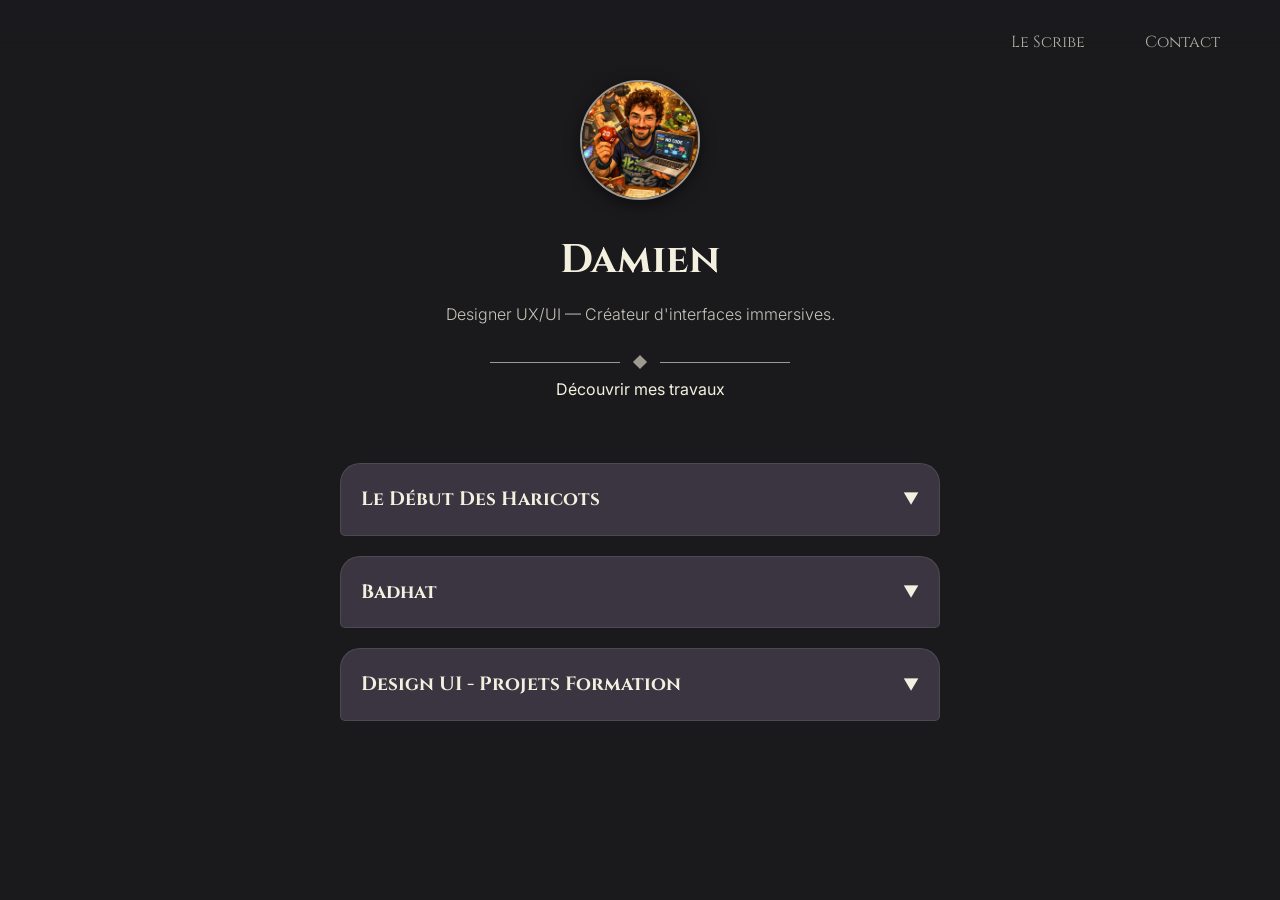
<file: index.html>
<!DOCTYPE html>
<html lang="fr">

<head>
    <meta charset="UTF-8">
    <meta name="viewport" content="width=device-width, initial-scale=1.0">
    <title>Damien | Portfolio Designer</title>
    <link href="https://fonts.googleapis.com/css2?family=Cinzel:wght@400;700&family=Inter:wght@300;400&display=swap"
        rel="stylesheet">
    <link rel="stylesheet" href="css/style.css">
</head>

<body>

    <nav class="top-nav">
        <a href="about.html" class="top-nav__link">Le Scribe</a>
        <a href="contact.html" class="top-nav__link">Contact</a>
    </nav>

    <header class="hero">
        <img src="assets/caricaturechat.png" alt="Portrait Damien" class="hero__avatar">
        <h1 class="hero__title">Damien</h1>
        <p class="hero__subtitle">Designer UX/UI — Créateur d'interfaces immersives.</p>

        <div class="hero__separator">
            <span class="hero__diamond"></span>
        </div>

        <div class="hero__scroll-hint">
            <span class="hero__scroll-text">Découvrir mes travaux</span>
            <div class="hero__chevron"></div>
        </div>
    </header>

    <main class="projects-container">

        <article class="project-card" id="haricots">
            <header class="project-card__header">
                <h2 class="project-card__title">Le Début Des Haricots</h2>
                <span class="project-card__chevron">▼</span>
            </header>
            <div class="project-card__content">
                <div class="project-card__inner">
                    <p class="project-card__roles"><strong>Rôles :</strong> Design UX/UI, Intégration Web &
                        Communication</p>

                    <div class="project-card__tags">
                        <span class="project-card__tag">Figma</span>
                        <span class="project-card__tag">HTML/CSS/JS/PHP</span>
                        <span class="project-card__tag">Meta Business</span>
                    </div>

                    <ul class="project-card__list">
                        <li class="project-card__item">Conception des wireframes et maquettage du site.</li>
                        <li class="project-card__item">Intégration front-end mobile-first.</li>
                        <li class="project-card__item">Gestion de la communication digitale (Pages Facebook).</li>
                    </ul>

                    <div class="mini-gallery project-card__gallery">
                        <img src="assets/ddh1.png" alt="Écran Projets" class="mini-gallery__img">
                        <img src="assets/ddh2.png" alt="Écran Ferme" class="mini-gallery__img">
                        <img src="assets/ddh3.png" alt="Menu déroulant" class="mini-gallery__img">
                        <img src="assets/ddh4.png" alt="Écran Accueil" class="mini-gallery__img">
                    </div>

                    <a href="https://2026.haricots.org/" target="_blank" class="btn">Voir le site</a>
                </div>
            </div>
        </article>

        <article class="project-card" id="badhat">
            <header class="project-card__header">
                <h2 class="project-card__title">Badhat</h2>
                <span class="project-card__chevron">▼</span>
            </header>
            <div class="project-card__content">
                <div class="project-card__inner">
                    <p class="project-card__roles"><strong>Rôle :</strong> Lead Design (Hackathon)</p>
                    <ul class="project-card__list">
                        <li class="project-card__item">Recherche utilisateur & Parcours</li>
                        <li class="project-card__item">Design UI en 72h</li>
                    </ul>
                    <div class="project-card__btn-group">
                        <a href="https://hnadler12.github.io/Hackathon/#home" target="_blank" class="btn">Voir le
                            site</a>
                        <a href="https://www.figma.com/board/C7d6aplbDrK8q9iVAB3vY0/Untitled?node-id=0-1"
                            target="_blank" class="btn btn--secondary">Recherche Figma</a>
                    </div>
                </div>
            </div>
        </article>

        <article class="project-card" id="projets-formation">
            <header class="project-card__header">
                <h2 class="project-card__title">Design UI - Projets Formation</h2>
                <span class="project-card__chevron">▼</span>
            </header>
            <div class="project-card__content">
                <div class="project-card__inner">

                    <div class="sub-project">
                        <h3 class="sub-project__title">Projet 1 : Jalon</h3>
                        <p class="sub-project__description">L'application Jalon est une plateforme de soutien par les
                            pairs qui comble l'écart d'expérience pour les personnes faisant face à une pathologie
                            donnée.</p>
                        <div class="mini-gallery sub-project__gallery">
                            <img src="assets/jalon1.png" alt="Visuel 1" class="mini-gallery__img">
                            <img src="assets/jalon2.png" alt="Visuel 2" class="mini-gallery__img">
                            <img src="assets/jalon3.png" alt="Visuel 3" class="mini-gallery__img">
                        </div>
                    </div>

                    <div class="project-card__divider"></div>

                    <div class="sub-project">
                        <h3 class="sub-project__title">Projet 2 : Croque Madame</h3>
                        <p class="sub-project__description">Croque-Madame est une entreprise funéraire, aux multiples
                            casquettes, travaillant de manière holistique et engagée — services funéraires,
                            accompagnement au deuil, rituels funéraires multiculturels et inclusifs.</p>
                        <div class="mini-gallery sub-project__gallery">
                            <img src="assets/croque1.png" alt="Visuel 1" class="mini-gallery__img">
                            <img src="assets/croque2.png" alt="Visuel 2" class="mini-gallery__img">
                            <img src="assets/croque3.png" alt="Visuel 3" class="mini-gallery__img">
                        </div>
                    </div>

                </div>
            </div>
        </article>

    </main>

    <div id="image-modal" class="modal">
        <span class="modal__close">&times;</span>
        <div class="modal__nav">
            <button id="prev-img" class="modal__btn modal__btn--prev">&#10094;</button>
            <img class="modal__content" id="img-in-modal" alt="Visuel en grand">
            <button id="next-img" class="modal__btn modal__btn--next">&#10095;</button>
        </div>
        <div id="modal-counter" class="modal__counter">1 / 3</div>
    </div>

    <script src="js/script.js"></script>
</body>

</html>
</file>
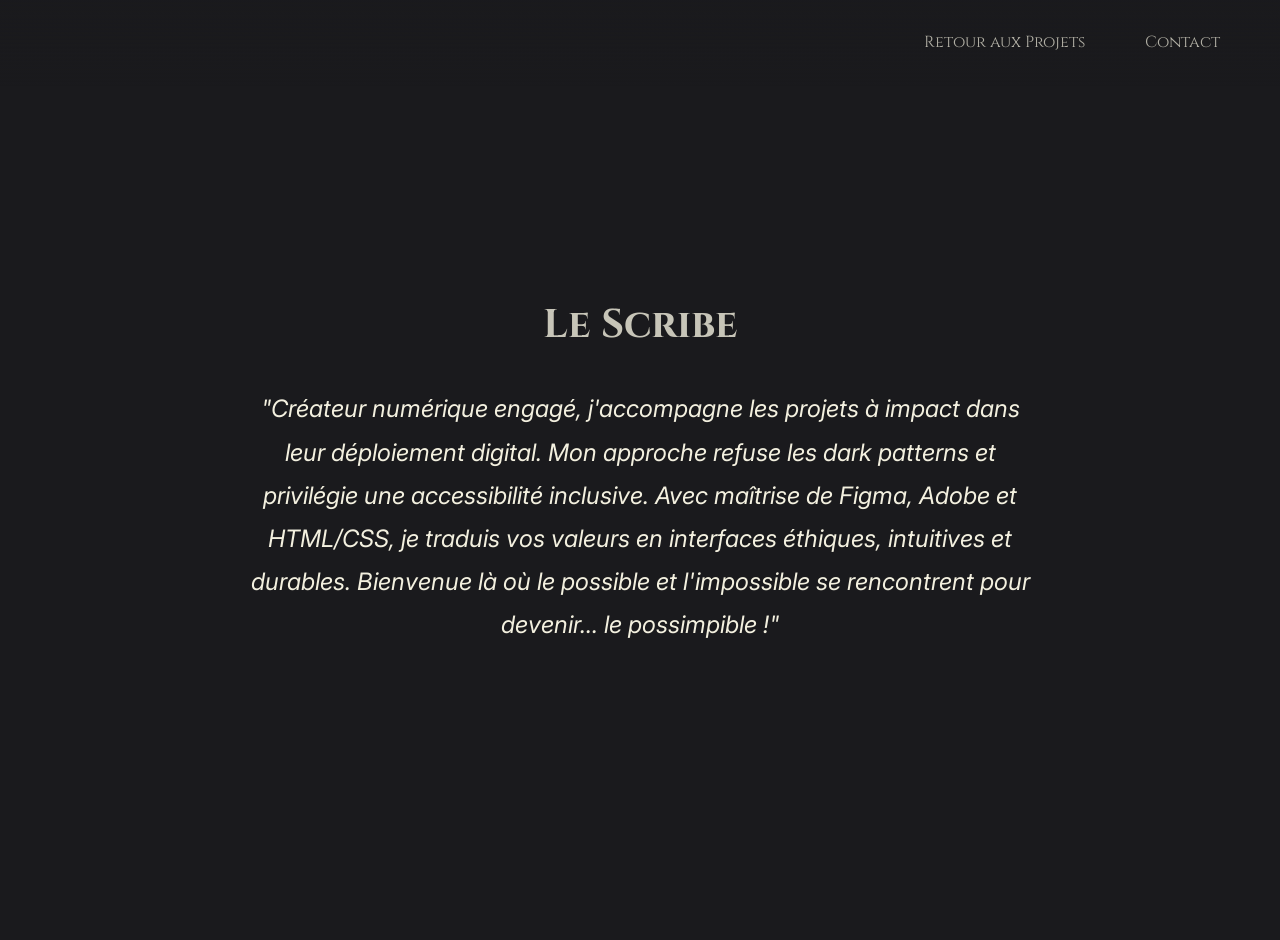
<file: about.html>
<!DOCTYPE html>
<html lang="fr">

<head>
    <meta charset="UTF-8">
    <meta name="viewport" content="width=device-width, initial-scale=1.0">
    <title>Le Scribe | Damien</title>
    <link href="https://fonts.googleapis.com/css2?family=Cinzel:wght@400;700&family=Inter:wght@300;400&display=swap"
        rel="stylesheet">
    <link rel="stylesheet" href="css/style.css">
</head>

<body class="page-scribe">

    <nav class="top-nav">
        <a href="index.html" class="top-nav__link">Retour aux Projets</a>
        <a href="contact.html" class="top-nav__link">Contact</a>
    </nav>

    <main class="scribe">
        <h1 class="scribe__title">Le Scribe</h1>
        <blockquote class="scribe__quote">
            "Créateur numérique engagé, j'accompagne les projets à impact dans leur déploiement digital. Mon approche
            refuse les dark patterns et privilégie une accessibilité inclusive. Avec maîtrise de Figma, Adobe et
            HTML/CSS, je traduis vos valeurs en interfaces éthiques, intuitives et durables. Bienvenue là où le possible
            et l'impossible se rencontrent pour devenir… le possimpible !"
        </blockquote>
    </main>

</body>

</html>
</file>
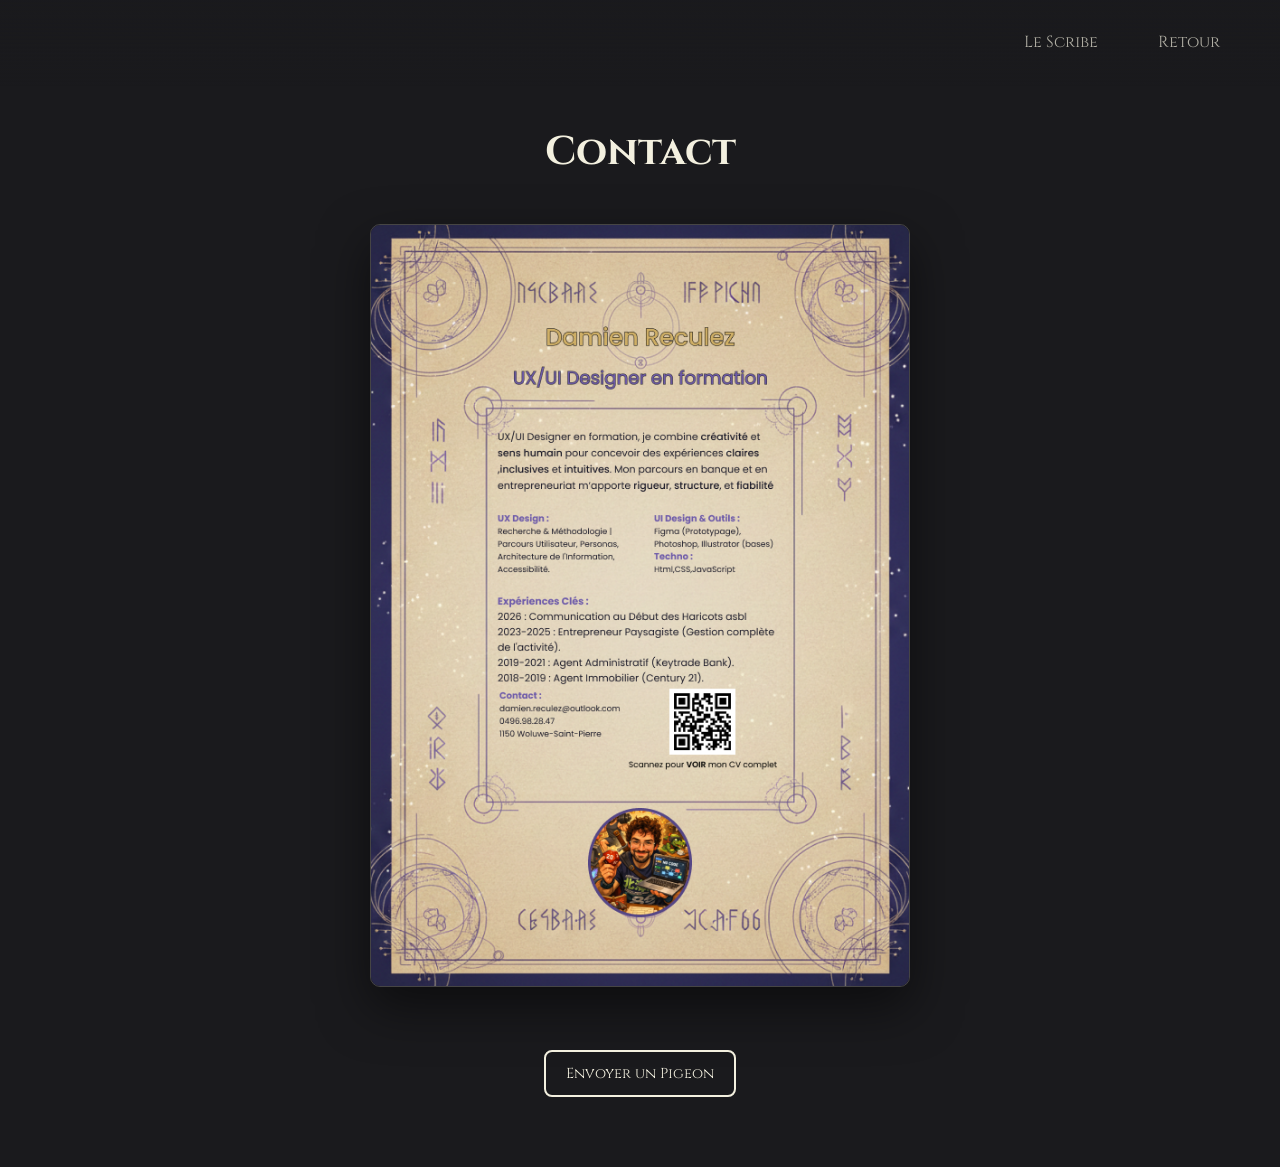
<file: contact.html>
<!DOCTYPE html>
<html lang="fr">

<head>
    <meta charset="UTF-8">
    <meta name="viewport" content="width=device-width, initial-scale=1.0">
    <title>Contact | Damien</title>
    <link href="https://fonts.googleapis.com/css2?family=Cinzel:wght@400;700&family=Inter:wght@300;400&display=swap"
        rel="stylesheet">
    <link rel="stylesheet" href="css/style.css">
</head>

<body class="page-contact">

    <nav class="top-nav">
        <a href="about.html" class="top-nav__link">Le Scribe</a>
        <a href="index.html" class="top-nav__link">Retour</a>
    </nav>

    <main class="contact">
        <h1 class="contact__title">Contact</h1>

        <div class="contact__cv-display">
            <img src="assets/CV_Fantasy_PNG.png" alt="CV de Damien RECULEZ" class="contact__cv-img">
        </div>

        <div class="contact__links">
            <a href="mailto:damien.reculez@outlook.com" class="btn">Envoyer un Pigeon</a>
        </div>
    </main>

    <script src="js/script.js"></script>
</body>

</html>
</file>
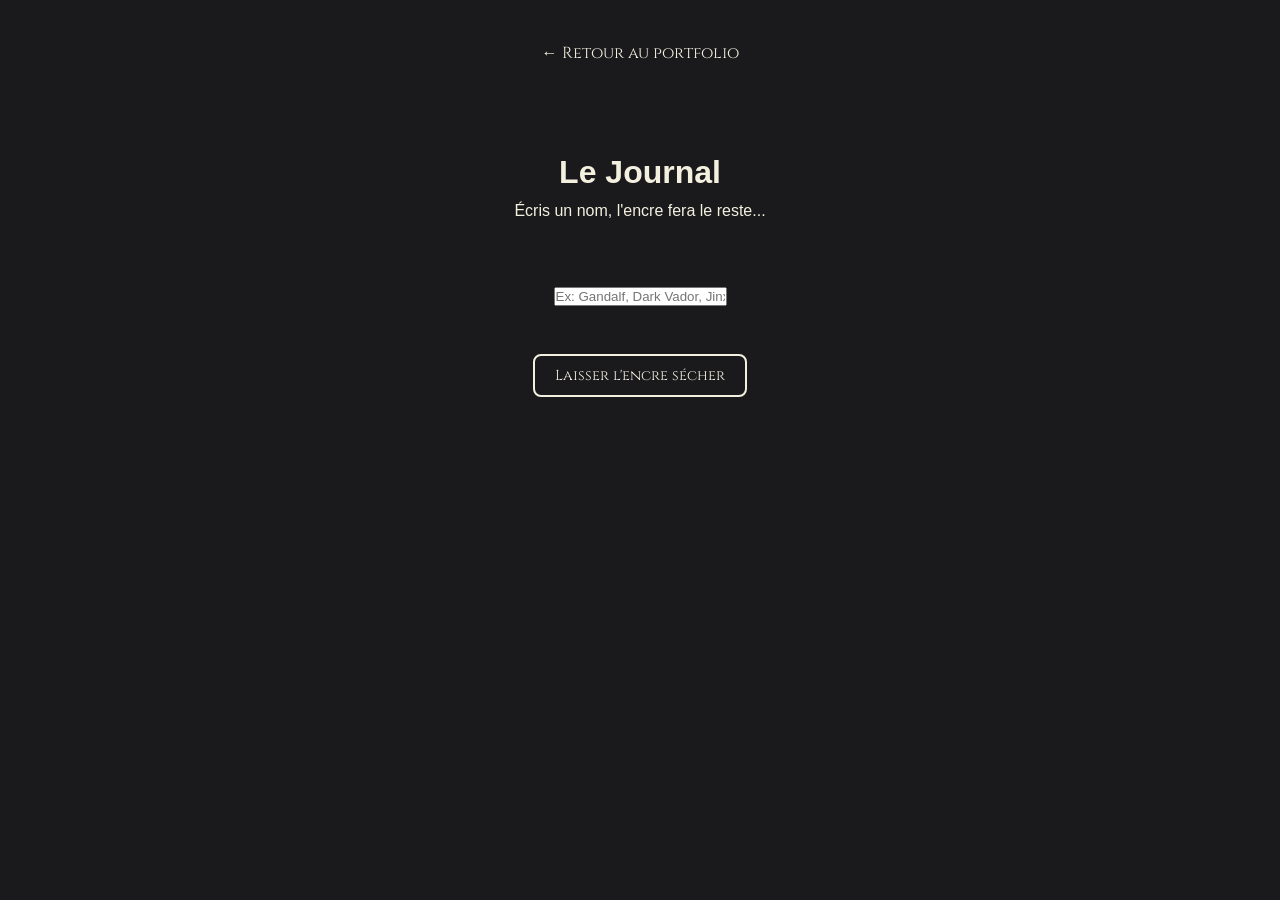
<file: dnd.html>
<!DOCTYPE html>
<html lang="fr">

<head>
    <meta charset="UTF-8">
    <meta name="viewport" content="width=device-width, initial-scale=1.0">
    <title>Le Journal - Damien</title>
    <link rel="stylesheet" href="css/style.css">
    <link href="https://fonts.googleapis.com/css2?family=Cinzel:wght@400;700&display=swap" rel="stylesheet">
</head>

<body>
    <nav style="padding: 20px;">
        <a href="index.html" style="color: var(--text-color); text-decoration: none; font-family: 'Cinzel', serif;">←
            Retour au portfolio</a>
    </nav>

    <main class="contact-container">
        <header class="hero">
            <h1>Le Journal</h1>
            <p class="subtitle">Écris un nom, l'encre fera le reste...</p>
        </header>

        <div style="width: 100%; max-width: 500px; margin: 0 auto; text-align: center;">

            <input type="text" id="character-name" class="journal-input" placeholder="Ex: Gandalf, Dark Vador, Jinx..."
                autocomplete="off">

            <div style="margin-top: 30px;">
                <button id="ask-journal-btn" class="btn">Laisser l'encre sécher</button>
            </div>

            <div id="journal-response" class="response-area">
                <h3 id="response-alignment"></h3>
                <p id="response-text"></p>
            </div>

        </div>
    </main>

    <script src="js/script.js"></script>

</body>

</html>
</file>
<file: css/style.css>
:root {
    --bg-color: #1a1a1d;
    --card-color: #3a3541;
    --text-color: #f3f0df;
    --accent-color: rgba(243, 240, 223, 0.6);
}

* {
    box-sizing: border-box;
    margin: 0;
    padding: 0;
}

body {
    background-color: var(--bg-color);
    color: var(--text-color);
    font-family: 'Inter', sans-serif;
    line-height: 1.6;
    display: flex;
    flex-direction: column;
    align-items: center;
    padding: 20px;
}

/* ==========================================================================
   Bloc : Navigation principale (.top-nav)
   ========================================================================== */
.top-nav {
    position: absolute;
    top: 20px;
    right: 20px;
    display: flex;
    gap: 20px;
}

.top-nav__link {
    font-family: 'Cinzel', serif;
    color: var(--text-color);
    text-decoration: none;
    font-size: 0.8rem;
    opacity: 0.6;
    transition: 0.3s;
}

@media (min-width: 768px) {
    .top-nav {
        right: 0;
        top: 0;
        justify-content: flex-end;
        padding: 30px 60px;
        background: linear-gradient(to bottom, rgba(26, 26, 29, 0.8), transparent);
        position: fixed;
        z-index: 1000;
        width: 100%;
    }

    .top-nav__link {
        font-size: 1rem;
        margin-left: 40px;
        opacity: 0.7;
    }

    .top-nav__link:hover {
        opacity: 1;
        text-decoration: underline;
    }
}

/* ==========================================================================
   Bloc : Section Hero (.hero)
   ========================================================================== */
.hero {
    text-align: center;
    padding: 60px 0;
    max-width: 600px;
}

.hero__avatar {
    width: 120px;
    height: 120px;
    border-radius: 50%;
    border: 2px solid var(--accent-color);
    object-fit: cover;
    margin-bottom: 20px;
    box-shadow: 0 4px 15px rgba(0, 0, 0, 0.5);
}

.hero__title {
    font-family: 'Cinzel', serif;
    font-size: 2.5rem;
    margin-bottom: 10px;
}

.hero__subtitle {
    opacity: 0.8;
    font-weight: 300;
}

.hero__separator {
    display: flex;
    align-items: center;
    justify-content: center;
    margin: 30px auto 10px auto;
    width: 100%;
    max-width: 300px;
}

.hero__separator::before,
.hero__separator::after {
    content: '';
    flex: 1;
    border-bottom: 1px solid var(--accent-color);
}

.hero__diamond {
    width: 10px;
    height: 10px;
    background-color: var(--accent-color);
    transform: rotate(45deg);
    margin: 0 15px;
}

/* ==========================================================================
   Bloc : Cartes de projet (.project-card)
   ========================================================================== */
.projects-container {
    width: 100%;
    display: flex;
    flex-direction: column;
    align-items: center;
}

.project-card {
    background-color: var(--card-color);
    width: 100%;
    max-width: 600px;
    margin-bottom: 20px;
    border-radius: 20px 20px 5px 5px;
    overflow: hidden;
    cursor: pointer;
    border: 1px solid rgba(243, 240, 223, 0.1);
}

.project-card__header {
    padding: 20px;
    display: flex;
    justify-content: space-between;
    align-items: center;
}

.project-card__title {
    font-family: 'Cinzel', serif;
    font-size: 1.2rem;
}

.project-card__content {
    max-height: 0;
    overflow: hidden;
    opacity: 0;
    transform: scaleY(0);
    transform-origin: top;
    transition: max-height 0.8s cubic-bezier(0.4, 0, 0.2, 1), transform 0.6s ease-out, opacity 0.4s ease-out;
    background-color: rgba(0, 0, 0, 0.1);
}

.project-card.is-open .project-card__content {
    max-height: 2000px;
    opacity: 1;
    transform: scaleY(1);
}

.project-card__inner {
    padding: 20px;
    border-top: 1px solid rgba(243, 240, 223, 0.1);
}

.project-card__roles {
    margin-bottom: 15px;
}

/* Éléments des compétences (Tags) */
.project-card__tags {
    display: flex;
    gap: 10px;
    flex-wrap: wrap;
    margin-bottom: 25px;
    align-items: center;
}

.project-card__tag {
    font-size: 0.85em;
    background: rgba(255, 255, 255, 0.15);
    padding: 6px 12px;
    border-radius: 20px;
}

/* Listes de tâches */
.project-card__list {
    list-style-type: disc;
    padding-left: 20px;
    margin-bottom: 25px;
    line-height: 1.6;
}

.project-card__btn-group {
    display: flex;
    gap: 10px;
    flex-wrap: wrap;
}

.project-card__divider {
    border: 0;
    border-bottom: 1px solid rgba(243, 240, 223, 0.1);
    margin: 20px 0;
}

/* ==========================================================================
   Bloc interne : Sous-projets (.sub-project)
   ========================================================================== */
.sub-project__title {
    font-family: 'Cinzel', serif;
    font-size: 1.1rem;
    margin-bottom: 10px;
    color: var(--accent-color);
}

/* ==========================================================================
   Bloc réutilisable : Galerie de miniatures (.mini-gallery)
   ========================================================================== */
.mini-gallery {
    display: flex;
    gap: 10px;
    margin-top: 15px;
    margin-bottom: 25px;
}

.mini-gallery__img {
    flex: 1;
    width: 30%;
    aspect-ratio: 1 / 1;
    object-fit: cover;
    border-radius: 8px;
    cursor: pointer;
    transition: opacity 0.3s;
}

.mini-gallery__img:hover {
    opacity: 0.8;
}

/* ==========================================================================
   Bloc : Section Scribe (.scribe)
   ========================================================================== */
.page-scribe {
    display: flex;
    flex-direction: column;
    align-items: center;
}

.scribe {
    display: flex;
    flex-direction: column;
    justify-content: center;
    align-items: center;
    min-height: 100vh;
    text-align: center;
    padding: 40px;
}

.scribe__title {
    font-family: 'Cinzel', serif;
    font-size: 2.5rem;
    margin-bottom: 30px;
    opacity: 0.8;
}

.scribe__quote {
    font-size: 1.5rem;
    font-style: italic;
    max-width: 800px;
    color: var(--text-color);
    line-height: 1.8;
}

/* ==========================================================================
   Bloc : Section Contact (.contact)
   ========================================================================== */
.contact {
    padding-top: 100px;
    display: flex;
    flex-direction: column;
    align-items: center;
    text-align: center;
    gap: 40px;
    width: 100%;
    max-width: 600px;
    margin: 0 auto;
}

.contact__title {
    font-family: 'Cinzel', serif;
    font-size: 2.5rem;
}

.contact__cv-img {
    max-width: 90%;
    width: 600px;
    border-radius: 10px;
    box-shadow: 0 20px 50px rgba(0, 0, 0, 0.5);
    border: 1px solid rgba(243, 240, 223, 0.2);
}

.contact__links {
    margin-bottom: 50px;
}

/* ==========================================================================
   Bloc : Boutons Globaux (.btn)
   ========================================================================== */
.btn {
    display: inline-block;
    margin-top: 15px;
    padding: 10px 20px;
    border: 2px solid var(--text-color);
    color: var(--text-color);
    text-decoration: none;
    border-radius: 8px;
    font-family: 'Cinzel', serif;
    font-size: 0.9rem;
    transition: 0.3s;
    background: transparent;
    cursor: pointer;
}

.btn:hover {
    background: var(--text-color);
    color: var(--card-color);
}

.btn--secondary {
    border-color: var(--accent-color);
    color: var(--accent-color);
}

.btn--secondary:hover {
    background: var(--accent-color);
    color: var(--bg-color);
}

/* ==========================================================================
   Bloc : Visionneuse Modale (.modal)
   ========================================================================== */
.modal {
    display: none;
    position: fixed;
    z-index: 2000;
    left: 0;
    top: 0;
    width: 100%;
    height: 100%;
    background-color: rgba(0, 0, 0, 0.9);
    justify-content: center;
    align-items: center;
    flex-direction: column;
    padding: 20px;
}

.modal.show {
    display: flex;
}

.modal__content {
    max-width: 100%;
    max-height: 80vh;
    border-radius: 8px;
    box-shadow: 0 4px 20px rgba(0, 0, 0, 0.5);
    object-fit: contain;
}

.modal__close {
    position: absolute;
    top: 15px;
    right: 25px;
    color: var(--text-color);
    font-size: 40px;
    font-weight: bold;
    cursor: pointer;
}

.modal__nav {
    display: flex;
    align-items: center;
    justify-content: center;
    width: 100%;
    position: relative;
}

.modal__btn {
    background: rgba(0, 0, 0, 0.6);
    color: var(--text-color);
    border: 1px solid rgba(243, 240, 223, 0.2);
    font-size: 2rem;
    cursor: pointer;
    padding: 10px 15px;
    position: absolute;
    border-radius: 8px;
    z-index: 2010;
    transition: 0.3s;
}

.modal__btn:hover {
    background: rgba(0, 0, 0, 0.9);
}

.modal__btn--prev {
    left: 10px;
}

.modal__btn--next {
    right: 10px;
}

.modal__counter {
    position: relative;
    margin-top: 20px;
    color: var(--text-color);
    font-family: 'Cinzel', serif;
    font-size: 1.2rem;
    letter-spacing: 2px;
    z-index: 2010;
}
</file>
